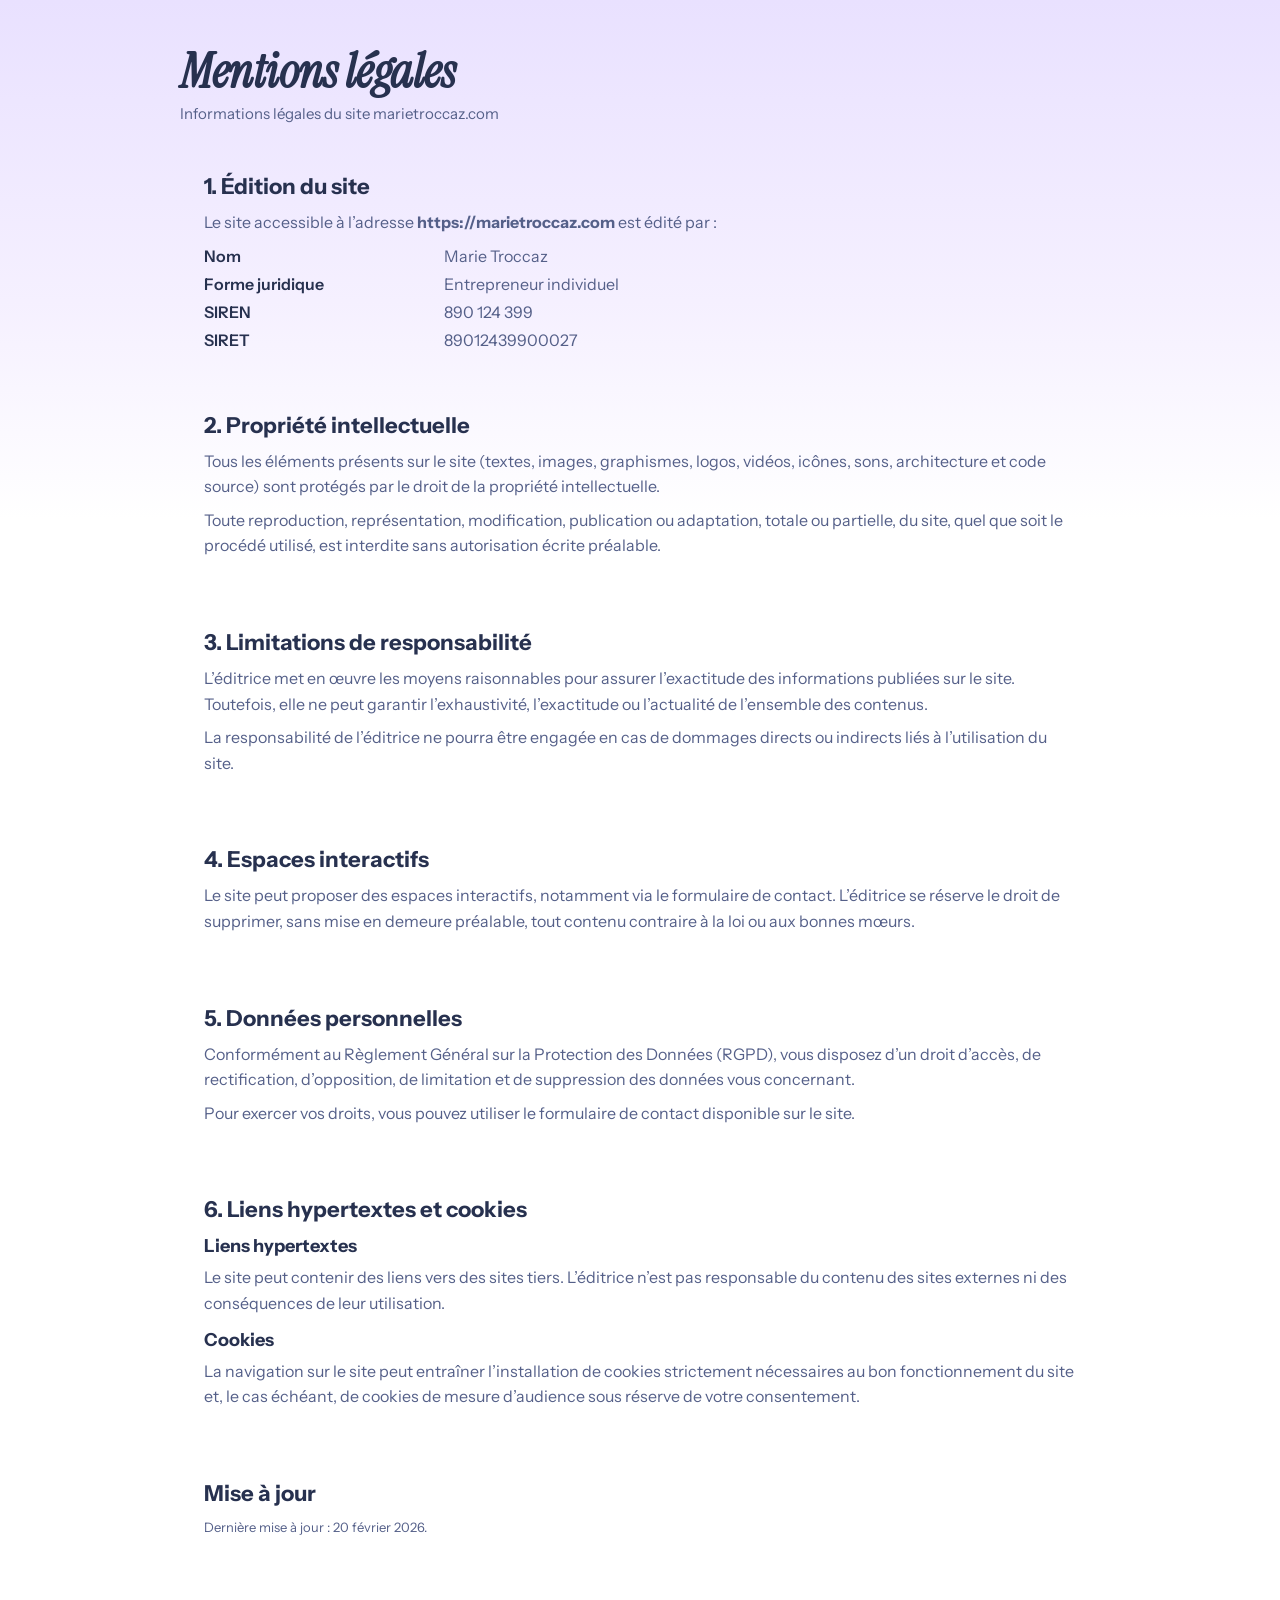
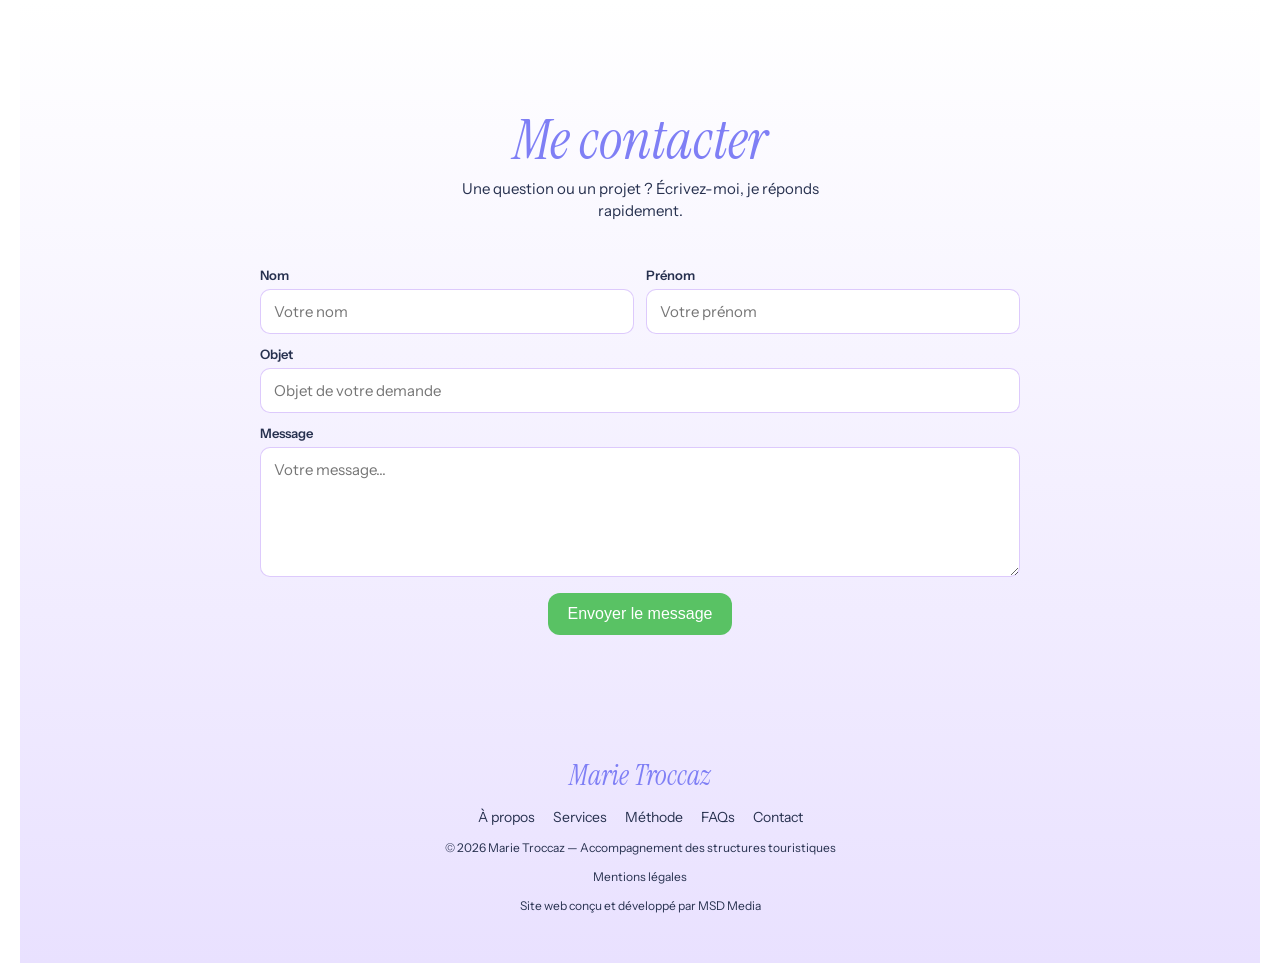
<file: terms/mentions.html>
<!doctype html>
<html lang="fr">
<head>
  <meta charset="utf-8" />
  <meta name="viewport" content="width=device-width,initial-scale=1" />
  <title>Mentions légales — Marie Troccaz</title>
  <meta name="description" content="Mentions légales du site marietroccaz.com.">
  <link rel="icon" type="image/x-icon" href="../assets/img/favicon.ico" />
  <link rel="stylesheet" href="../assets/css/style.css" />
  <style>
    .legal-page {
      min-height: 100vh;
      padding: 48px 20px 0;
      background:
        linear-gradient(180deg, #e9e1ff 0%, #f5f0ff 58%, rgba(255, 255, 255, 0) 100%) top / 100% 520px no-repeat,
        var(--bg);
      color: var(--ink);
    }

    .legal-wrap {
      width: 100%;
      max-width: 920px;
      margin: 0 auto;
    }

    .legal-header {
      display: flex;
      align-items: center;
      margin-bottom: 26px;
    }

    .legal-title {
      margin: 0;
      font-family: "Instrument Serif", serif;
      font-size: clamp(34px, 5vw, 48px);
      font-style: italic;
      line-height: 1;
      letter-spacing: -0.01em;
    }

    .legal-sub {
      margin-top: 8px;
      color: var(--ink-soft);
      font-size: 15px;
    }

    .legal-card {
      border-radius: 16px;
      padding: 24px;
      margin-bottom: 14px;
    }

    .legal-card h2 {
      margin: 0 0 10px;
      font-size: 22px;
      color: var(--ink);
    }

    .legal-card h3 {
      margin: 12px 0 8px;
      font-size: 18px;
      color: var(--ink);
    }

    .legal-card p {
      margin: 8px 0;
      color: var(--ink-soft);
      line-height: 1.6;
    }

    .legal-card a {
      color: var(--ink);
      text-decoration: underline;
      text-underline-offset: 3px;
    }

    .legal-list {
      display: grid;
      grid-template-columns: 220px 1fr;
      gap: 8px 20px;
      margin-top: 10px;
    }

    .legal-list dt {
      font-weight: 600;
      color: var(--ink);
    }

    .legal-list dd {
      margin: 0;
      color: var(--ink-soft);
    }

    .legal-note {
      font-size: 13px;
      color: var(--ink-soft);
    }

    .legal-footer-wrap {
      margin-top: 32px;
    }

    @media (max-width: 700px) {
      .legal-page {
        padding: 28px 16px 0;
      }

      .legal-list {
        grid-template-columns: 1fr;
      }
    }
  </style>
</head>
<body class="legal-page">
  <main class="legal-wrap">
    <header class="legal-header">
      <div>
        <h1 class="legal-title">Mentions légales</h1>
        <p class="legal-sub">Informations légales du site marietroccaz.com</p>
      </div>
    </header>

    <section class="legal-card" aria-labelledby="edition">
      <h2 id="edition">1. Édition du site</h2>
      <p>Le site accessible à l’adresse <strong>https://marietroccaz.com</strong> est édité par :</p>
      <dl class="legal-list">
        <dt>Nom</dt>
        <dd>Marie Troccaz</dd>
        <dt>Forme juridique</dt>
        <dd>Entrepreneur individuel</dd>
        <dt>SIREN</dt>
        <dd>890 124 399</dd>
        <dt>SIRET</dt>
        <dd>89012439900027</dd>
      </dl>
    </section>

    <section class="legal-card" aria-labelledby="propriete">
      <h2 id="propriete">2. Propriété intellectuelle</h2>
      <p>Tous les éléments présents sur le site (textes, images, graphismes, logos, vidéos, icônes, sons, architecture et code source) sont protégés par le droit de la propriété intellectuelle.</p>
      <p>Toute reproduction, représentation, modification, publication ou adaptation, totale ou partielle, du site, quel que soit le procédé utilisé, est interdite sans autorisation écrite préalable.</p>
    </section>

    <section class="legal-card" aria-labelledby="responsabilite">
      <h2 id="responsabilite">3. Limitations de responsabilité</h2>
      <p>L’éditrice met en œuvre les moyens raisonnables pour assurer l’exactitude des informations publiées sur le site. Toutefois, elle ne peut garantir l’exhaustivité, l’exactitude ou l’actualité de l’ensemble des contenus.</p>
      <p>La responsabilité de l’éditrice ne pourra être engagée en cas de dommages directs ou indirects liés à l’utilisation du site.</p>
    </section>

    <section class="legal-card" aria-labelledby="espaces">
      <h2 id="espaces">4. Espaces interactifs</h2>
      <p>Le site peut proposer des espaces interactifs, notamment via le formulaire de contact. L’éditrice se réserve le droit de supprimer, sans mise en demeure préalable, tout contenu contraire à la loi ou aux bonnes mœurs.</p>
    </section>

    <section class="legal-card" aria-labelledby="donnees">
      <h2 id="donnees">5. Données personnelles</h2>
      <p>Conformément au Règlement Général sur la Protection des Données (RGPD), vous disposez d’un droit d’accès, de rectification, d’opposition, de limitation et de suppression des données vous concernant.</p>
      <p>Pour exercer vos droits, vous pouvez utiliser le formulaire de contact disponible sur le site.</p>
    </section>

    <section class="legal-card" aria-labelledby="liens">
      <h2 id="liens">6. Liens hypertextes et cookies</h2>
      <h3>Liens hypertextes</h3>
      <p>Le site peut contenir des liens vers des sites tiers. L’éditrice n’est pas responsable du contenu des sites externes ni des conséquences de leur utilisation.</p>
      <h3>Cookies</h3>
      <p>La navigation sur le site peut entraîner l’installation de cookies strictement nécessaires au bon fonctionnement du site et, le cas échéant, de cookies de mesure d’audience sous réserve de votre consentement.</p>
    </section>

    <section class="legal-card" aria-labelledby="maj">
      <h2 id="maj">Mise à jour</h2>
      <p class="legal-note">Dernière mise à jour : 20 février 2026.</p>
    </section>
  </main>

  <div class="legal-footer-wrap">
    <footer class="footer-main" id="contact" aria-label="Contact et pied de page">
      <div class="footer-main__inner">
        <div class="footer-main__intro">
          <h2>Me contacter</h2>
          <p>Une question ou un projet ? Écrivez-moi, je réponds rapidement.</p>
        </div>
        <form class="contact-form" action="#" method="post" aria-label="Formulaire de contact">
          <div class="contact-form__row">
            <div class="contact-form__field">
              <label for="contact-lastname">Nom</label>
              <input id="contact-lastname" name="lastname" type="text" autocomplete="family-name" placeholder="Votre nom" required />
            </div>
            <div class="contact-form__field">
              <label for="contact-firstname">Prénom</label>
              <input id="contact-firstname" name="firstname" type="text" autocomplete="given-name" placeholder="Votre prénom" required />
            </div>
          </div>
          <div class="contact-form__field">
            <label for="contact-subject">Objet</label>
            <input id="contact-subject" name="subject" type="text" placeholder="Objet de votre demande" required />
          </div>
          <div class="contact-form__field">
            <label for="contact-message">Message</label>
            <textarea id="contact-message" name="message" rows="5" placeholder="Votre message..." required></textarea>
          </div>
          <button class="btn btn--soft contact-form__submit" type="submit">Envoyer le message</button>
        </form>
        <div class="footer-main__meta">
          <div class="footer-main__brand">Marie Troccaz</div>
          <nav class="footer-main__links" aria-label="Liens du footer">
            <a href="../index.html#about">À propos</a>
            <a href="../index.html#services">Services</a>
            <a href="../index.html#methode">Méthode</a>
            <a href="../index.html#faq">FAQs</a>
            <a href="../index.html#contact">Contact</a>
          </nav>
          <p class="footer-main__note">© 2026 Marie Troccaz — Accompagnement des structures touristiques</p>
          <p class="footer-main__note"><a href="mentions.html" aria-current="page">Mentions légales</a></p>
          <p class="footer-main__note">
            Site web conçu et développé par
            <a href="https://msd-media.com" target="_blank" rel="noopener noreferrer">MSD Media</a>
          </p>
        </div>
      </div>
    </footer>
  </div>
</body>
</html>
</file>
<file: assets/css/style.css>
@import url("https://fonts.googleapis.com/css2?family=Caveat:wght@500;600&family=Instrument+Sans:wght@400;500;600&family=Instrument+Serif:ital@0;1&family=Inter:wght@400;500;600;700&display=swap");

:root {
  --bg: #fff;
  --card: #ffee8c;
  --ink: #27314f;
  --ink-soft: #556089;
  --sage: #59c264;
  --sage-dark: #7ecf97;
  --sun-gold: #ffee8c;
  --sun-orange: #ffee8c;
  --sun-red: #ffee8c;
  --sun-violet: #8f5bab;
  --lavender: #d3d3ff;
  --violet: #7f7ff5;
  --rose: #e6cee8;
  --beige: #d8cfbe;
  --camel: #a8825d;
  --cacao: #5a2d1b;
  --paper: #fffdf2;
  --section-space: 6rem;
  --section-space-mobile: 4.5rem;
}

* {
  box-sizing: border-box;
  margin: 0;
  padding: 0;
}

body {
  font-family: "Instrument Sans", sans-serif;
  background: var(--bg);
  color: var(--ink);
}

.page {
  min-height: 100vh;
  background:
    linear-gradient(180deg, #e9e1ff 0%, #f5f0ff 58%, rgba(255, 255, 255, 0) 100%) top / 100% 760px no-repeat,
    var(--bg);
}

.topbar {
  max-width: 1300px;
  margin: 0 auto;
  padding: 14px 24px;
  display: flex;
  align-items: center;
  justify-content: space-between;
  gap: 20px;
}

.brand {
  display: flex;
  align-items: center;
  gap: 10px;
}

.brand__text {
  font-family: "Instrument Serif", serif;
  font-size: 28px;
  line-height: 1;
  font-style: italic;
  letter-spacing: -0.01em;
}

.brand__logo {
  display: block;
  height: 60px;
  width: auto;
}

.topnav {
  display: flex;
  gap: 34px;
}

.topnav a {
  text-decoration: none;
  color: var(--ink);
  font-size: 16px;
}

.topactions {
  display: flex;
  align-items: center;
  gap: 12px;
}

.topactions__linkedin {
  position: relative;
  display: inline-flex;
  align-items: center;
  justify-content: center;
  line-height: 0;
  text-decoration: none;
}

.topactions__linkedin img {
  width: 50px;
  height: 50px;
  display: block;
}

.topactions__linkedin::after {
  content: "";
  position: absolute;
  top: 0px;
  right: 0px;
  width: 12px;
  height: 12px;
  border-radius: 50%;
  background: #22c55e;
}

.burger {
  display: none;
  width: 42px;
  height: 42px;
  border: none;
  background: transparent;
  padding: 0;
  align-items: center;
  justify-content: center;
  flex-direction: column;
  gap: 8px;
  cursor: pointer;
}

.burger span {
  display: block;
  width: 24px;
  height: 2px;
  background: var(--ink);
  transition: transform 0.26s ease, opacity 0.2s ease;
}

.burger.is-open span:first-child {
  transform: translateY(5px) rotate(45deg);
}

.burger.is-open span:last-child {
  transform: translateY(-5px) rotate(-45deg);
}

.mobile-menu {
  max-width: 1300px;
  margin: 0 auto;
  overflow: hidden;
  max-height: 0;
  opacity: 0;
  transform: translateY(-10px);
  transition: max-height 0.35s ease, opacity 0.3s ease, transform 0.3s ease;
}

.mobile-menu.is-open {
  max-height: calc(100vh - 72px);
  overflow-y: auto;
  opacity: 1;
  transform: translateY(0);
}

.mobile-menu__nav {
  display: grid;
  gap: 4px;
  padding: 0 24px 10px;
}

.mobile-menu__nav a {
  text-decoration: none;
  color: var(--ink);
  font-size: 17px;
  padding: 10px 0;
  border-bottom: 1px solid rgba(37, 33, 28, 0.09);
}

.mobile-menu__actions {
  display: flex;
  gap: 10px;
  padding: 4px 24px 16px;
}

.btn {
  display: inline-flex;
  align-items: center;
  justify-content: center;
  text-decoration: none;
  border-radius: 12px;
  padding: 12px 20px;
  font-size: 16px;
  border: none;
  box-shadow: none;
  transition: all 0.24s ease;
  outline: none;
}

.btn--soft {
  background: var(--sage);
  color: #ffffff;
  outline: none;
}

.btn--dark {
  background: var(--violet);
  color: var(--paper);
}

.hero {
  position: relative;
  overflow: hidden;
  text-align: center;
  max-width: 1200px;
  margin: 0 auto;
  padding: 80px 20px 120px;
}




.hero > * {
  position: relative;
  z-index: 1;
}

.hero__eyebrow {
  letter-spacing: 0.28em;
  font-size: 12px;
  font-weight: 600;
  margin-bottom: 30px;
}

.hero__title {
  font-family: "Instrument Serif", serif;
  font-size: clamp(42px, 6.4vw, 72px);
  font-weight: 400;
  line-height: 0.95;
  letter-spacing: -0.015em;
  font-style: italic;
  margin-bottom: 30px;
}

.hero__line-static,
.hero__line-dynamic-wrap {
  display: block;
}

.hero__line-static {
  font-family: "Sentient", "Instrument Serif", serif;
  color: #2b2522;
}

.hero__line-dynamic {
  display: inline-block;
  min-height: 1.15em;
  margin-top: 0.08em;
  font-family: "Caveat", cursive;
  font-size: 0.92em;
  font-style: normal;
  color: var(--ink);
  letter-spacing: 0.01em;
  border-right: 2px solid rgba(211, 211, 255, 0.78);
  padding-right: 0.08em;
  animation: blink-caret 0.9s steps(1) infinite;
}

@keyframes blink-caret {
  0%, 49% {
    border-right-color: rgba(211, 211, 255, 0.78);
  }
  50%, 100% {
    border-right-color: transparent;
  }
}

@media (prefers-reduced-motion: reduce) {
  .hero__line-dynamic {
    animation: none;
    border-right: none;
  }
}

.hero__subtitle {
  font-size: clamp(16px, 1.6vw, 17px);
  color: var(--ink-soft);
  line-height: 1.35;
  margin-bottom: 36px;
}

.hero__actions {
  display: flex;
  justify-content: center;
  gap: 14px;
  margin-bottom: 42px;
}

.btn--hero {
  min-width: 180px;
}

.hero .btn--soft {
  background: var(--sage);
  color: #ffffff;
}

.social-proof {
  display: grid;
  place-items: center;
  gap: 14px;
    margin-bottom: 1.5rem;
}

.avatars {
  display: flex;
  align-items: center;
  padding-left: 8px;
}

.avatars img {
  width: 36px;
  height: 36px;
  object-fit: cover;
  border-radius: 50%;
  margin-left: -10px;
}

.avatars img:first-child {
  margin-left: 0;
}

.rating {
  font-size: 16px;
  color: var(--ink-soft);
}

.rating__star {
  color: var(--card);
  text-shadow: 0 1px 0 rgba(90, 45, 27, 0.25);
}

.marquee {
  width: 100%;
  overflow: hidden;
  margin-top: -5rem;
  padding: 34px 0 0;
}

.trust-logos {
  padding: 6px 0 12px;
}

.trust-logos__inner {
  max-width: 1200px;
  margin: 0 auto;
  padding: 0 20px;
}

.trust-logos__inner .tag {
  margin: 0 auto 18px;
}

.trust-logos__carousel {
  position: relative;
  overflow: hidden;
}

.trust-logos__carousel::before,
.trust-logos__carousel::after {
  content: "";
  position: absolute;
  top: 0;
  bottom: 0;
  width: clamp(24px, 5vw, 80px);
  z-index: 2;
  pointer-events: none;
}

.trust-logos__carousel::before {
  left: 0;
  background: linear-gradient(to right, var(--bg) 0%, rgba(255, 255, 255, 0) 100%);
}

.trust-logos__carousel::after {
  right: 0;
  background: linear-gradient(to left, var(--bg) 0%, rgba(255, 255, 255, 0) 100%);
}

.trust-logos__track {
  display: flex;
  gap: 12px;
  width: max-content;
  animation: logos-scroll 36s linear infinite;
}

.trust-logos__item {
  display: inline-flex;
  align-items: center;
  justify-content: center;
  width: 178px;
  height: 74px;
  padding: 10px 14px;
  border-radius: 14px;
  border: 1px solid rgba(37, 33, 28, 0.12);
  background: rgba(255, 255, 255, 0.78);
}

.trust-logos__img {
  max-width: 100%;
  max-height: 100%;
  width: auto;
  height: auto;
  object-fit: contain;
}

.trust-logos__fallback {
  display: none;
  color: #3e372d;
  font-size: 12px;
  font-weight: 700;
  letter-spacing: 0.03em;
  text-transform: uppercase;
  text-align: center;
  line-height: 1.25;
}

.trust-logos--reviews {
  margin-top: 26px;
}

.trust-logos--reviews .trust-logos__item {
  width: 230px;
  height: 96px;
  padding: 8px 10px;
  border: none;
  border-radius: 0;
  background: transparent;
}

.trust-logos--reviews .trust-logos__img {
  max-height: 84px;
}

.trust-logos--reviews .trust-logos__track {
  animation-direction: reverse;
}

@keyframes logos-scroll {
  from {
    transform: translateX(0);
  }
  to {
    transform: translateX(calc(-50% - 6px));
  }
}

.marquee__track {
  display: flex;
  width: max-content;
  gap: 18px;
  animation: slide 80s linear infinite;
}

.marquee__track img {
  width: 320px;
  height: 280px;
  aspect-ratio: 8 / 7;
  object-fit: cover;
  flex-shrink: 0;
  border-radius: 10px;
  display: block;
}

@keyframes slide {
  from {
    transform: translateX(0);
  }
  to {
    transform: translateX(calc(-50% - 9px));
  }
}


@media (max-width: 1100px) {
  .topbar {
    flex-wrap: wrap;
    justify-content: center;
  }

  .hero {
    padding-top: 40px;
  }
}

@media (max-width: 760px) {
  .topbar {
    padding: 14px 16px;
    justify-content: space-between;
  }

  .topnav,
  .topactions {
    display: none;
  }

  .burger {
    display: inline-flex;
  }

  .brand__text {
    font-size: 24px;
  }

  .brand__logo {
    height: 48px;
  }

  .mobile-menu__actions {
    flex-direction: column;
  }

  .hero__subtitle br {
    display: none;
  }

  .hero__actions {
    flex-direction: column;
    align-items: center;
  }

  .btn--hero {
    width: min(92vw, 320px);
  }

  .marquee__track img {
    width: 240px;
    height: 170px;
    aspect-ratio: 24 / 17;
  }

  .trust-logos__inner {
    padding: 0 16px;
  }

  .trust-logos__item {
    width: 154px;
    height: 68px;
    padding: 8px 12px;
  }

  .trust-logos--reviews .trust-logos__item {
    width: 190px;
    height: 84px;
    padding: 6px 8px;
  }

  .trust-logos--reviews .trust-logos__img {
    max-height: 72px;
  }
}

.about-story {
  margin-top: 36px;
  padding-top: 7rem;
  overflow: hidden;
}

.about-story__content {
  max-width: 1300px;
  margin: 0 auto;
  padding: 24px 46px;
  display: grid;
  grid-template-columns: 1.05fr 0.95fr;
  gap: clamp(20px, 4vw, 56px);
  align-items: center;
}


.about-story__text h2 {
  font-family: "Instrument Serif", serif;
  font-style: italic;
  font-weight: 400;
  color: #23342a;
  letter-spacing: -0.01em;
  line-height: 0.98;
  font-size: clamp(36px, 4.4vw, 68px);
  margin-bottom: 18px;
  max-width: 20ch;
}

.about-story__text h2 .word-violet {
  color: var(--violet);
}

.about-story__text p {
  color: #4b4b4b;
  font-size: clamp(15px, 1.2vw, 20px);
  line-height: 1.5;
  max-width: 64ch;
  margin-bottom: 18px;
}

.about-story__more {
  max-height: 0;
  opacity: 0;
  overflow: hidden;
  transform: translateY(-6px);
  transition: max-height 420ms ease, opacity 320ms ease, transform 320ms ease;
}

.about-story__more.is-open {
  opacity: 1;
  transform: translateY(0);
}

.about-story__toggle {
  border: none;
  background: transparent;
  color: var(--violet);
  font-size: 16px;
  font-weight: 600;
  cursor: pointer;
  padding: 0;
  margin: 2px 0 12px;
  text-decoration: underline;
  text-underline-offset: 3px;
}

.about-story__actions {
  margin-top: 10px;
}

.about-story__visual {
  position: relative;
  min-height: clamp(420px, 58vw, 840px);
}

.about-story__main-photo {
  width: min(80%, 420px);
  height: clamp(340px, 46vw, 520px);
  object-fit: cover;
  display: block;
  margin-left: auto;
  box-shadow: 0 26px 42px rgba(22, 18, 15, 0.18);
  transform: rotate(-4deg);
  border-radius: 10px;
}

.about-story__side-photo {
  position: absolute;
  right: -2%;
  bottom: 20%;
  width: min(50%, 350px);
  height: clamp(220px, 28vw, 390px);
  object-fit: cover;
  box-shadow: 0 22px 34px rgba(22, 18, 15, 0.14);
  transform: rotate(8deg);
  border-radius: 10px;
}

@media (max-width: 980px) {
  .about-story__content {
    grid-template-columns: 1fr;
  }

  .about-story__text h2 {
    max-width: 100%;
  }

  .about-story__visual {
    width: min(760px, 100%);
    margin: 0 auto;
    min-height: 520px;
  }

  .about-story__main-photo {
    margin: 0 auto;
    width: min(82%, 440px);
    transform: rotate(-2.5deg);
  }

  .about-story__side-photo {
    right: 4%;
    width: min(40%, 220px);
  }

}

@media (max-width: 640px) {
  .about-story__content {
    padding: 22px 16px 34px;
  }

  .about-story__main-photo {
    width: 100%;
    height: 450px;
    transform: none;
    box-shadow: none;
  }

  .about-story__side-photo {
    display: none;
  }
}

.quote-focus {
  padding: 6rem 20px;
  text-align: center;
}

.quote-focus__card {
  position: relative;
  max-width: 1080px;
  margin: 0 auto;
  padding: clamp(22px, 4vw, 38px);
  border-radius: 16px;
  isolation: isolate;
}

.quote-focus__card::before {
  content: "“";
  position: absolute;
  left: clamp(10px, 2vw, 22px);
  top: clamp(-26px, -2vw, -12px);
  font-family: "Instrument Serif", serif;
  font-size: clamp(120px, 18vw, 320px);
  line-height: 0.8;
  color: rgba(127, 127, 245, 0.24);
  z-index: -1;
  pointer-events: none;
}

.quote-focus__text {
  margin: 0;
  font-family: "Instrument Serif", serif;
  font-style: italic;
  font-weight: 400;
  font-size: clamp(28px, 3.2vw, 36px);
  line-height: 1.2;
  color: #2d2723;
  text-wrap: balance;
}

.quote-focus__author {
  display: inline-block;
  margin-top: 14px;
  font-size: 14px;
  font-weight: 600;
  letter-spacing: 0.06em;
  text-transform: uppercase;
  color: var(--violet);
}

@media (max-width: 640px) {
  .quote-focus {
    padding: 6rem 16px;
  }

  .quote-focus__card {
    padding: 18px 14px 16px;
  }
}

.parcours-band {
  margin-top: -3.5rem;
  margin-bottom: 7rem;
  padding: 12px 20px;
}

.parcours-band__inner {
  max-width: 1180px;
  margin: 0 auto;
  display: grid;
  grid-template-columns: repeat(3, minmax(0, 1fr));
  gap: 0;
  background: rgba(255, 255, 255, 0.45);
  border: 1px solid rgba(37, 33, 28, 0.1);
  border-radius: 20px;
  overflow: hidden;
}

.parcours-item {
  min-height: 210px;
  padding: 30px 28px 26px;
  background: transparent;
  display: flex;
  flex-direction: column;
  justify-content: flex-start;
}

.parcours-item + .parcours-item {
  border-left: 1px solid rgba(37, 33, 28, 0.1);
}

.parcours-item__num {
  margin: 0 0 14px;
  font-family: "Instrument Serif", serif;
  font-size: clamp(32px, 2.9vw, 48px);
  line-height: 1;
  font-style: italic;
  color: #1f9f57;
  letter-spacing: -0.02em;
}

.parcours-item__text {
  margin: 0;
  font-size: 16px;
  line-height: 1.58;
  color: #453d32;
}

@media (max-width: 980px) {
  .parcours-band__inner {
    grid-template-columns: 1fr;
  }

  .parcours-item + .parcours-item {
    border-left: 0;
    border-top: 1px solid rgba(37, 33, 28, 0.1);
  }
}

@media (max-width: 640px) {
  .parcours-band {
    margin-top: -2rem;
    margin-bottom: 5rem;
    padding: 10px 16px;
  }

  .parcours-item {
    min-height: 0;
  }
}

.scroll-writing {
  width: 100%;
  min-height: 100svh;
  display: flex;
  align-items: center;
  justify-content: center;
  padding: 20px;
  text-align: center;
  display: none;
}

.scroll-writing__text {
  margin: 0;
  min-height: 1.4em;
  font-family: "Caveat", cursive;
  font-size: clamp(44px, 7vw, 92px);
  line-height: 1;
  color: var(--ink);
  letter-spacing: 0.01em;
  display: inline-block;
  padding-right: 0.08em;
  border-right: 2px solid rgba(211, 211, 255, 0.85);
  animation: typing-caret 0.85s steps(1) infinite;
}

@keyframes typing-caret {
  0%, 49% { border-right-color: rgba(211, 211, 255, 0.85); }
  50%, 100% { border-right-color: transparent; }
}


.services {
  padding: 7.5rem 20px 90px;
}

.services__inner {
  max-width: 1200px;
  margin: 0 auto;
}

.services h2 {
  font-family: "Instrument Serif", serif;
  font-size: clamp(32px, 4.4vw, 60px);
  line-height: 0.96;
  font-weight: 400;
  text-align: center;
  font-style: italic;
  color: #2b2522;
  margin-bottom: 4rem;
  max-width: 30ch;
  margin-left: auto;
  margin-right: auto;
}

.services__intro {
  margin: -2.6rem auto 2.4rem;
  max-width: 62ch;
  text-align: center;
  color: #534a3f;
  font-size: 16px;
  line-height: 1.5;
}

.services__tag {
  display: table;
  margin: 0 auto 2.2rem;
  padding: 10px 22px;
  background: #47b572;
  color: #f4fff8;
  border-radius: 999px;
  font-family: "Inter", "Instrument Sans", sans-serif;
  font-size: 14px;
  letter-spacing: -0.01em;
  text-transform: uppercase;
  font-weight: 600;
  margin-bottom: 4rem;
}

.services__stack {
  display: grid;
  gap: 64px;
}

.service-panel {
  display: flex;
  align-items: center;
  gap: clamp(20px, 3vw, 38px);
  padding-bottom: 14px;
}

.service-panel--reverse {
  flex-direction: row-reverse;
}

.service-panel__media {
  flex: 0 0 43%;
  display: flex;
  align-items: center;
  height: 360px;
  min-height: 360px;
  max-height: 360px;
}

.service-panel__media img {
  width: 100%;
  height: 100% !important;
  display: block;
  object-fit: cover;
  border-radius: 14px;
  transform: rotate(-1.5deg);
  transform-origin: center;
}

.service-panel--reverse .service-panel__media img {
  transform: rotate(1.5deg);
  margin: auto 0;
}

.service-panel__content {
  flex: 1;
  display: flex;
  flex-direction: column;
  gap: 10px;
  padding: clamp(24px, 3.6vw, 46px);
}

.service-panel__audience {
  margin: 0 0 12px;
  font-family: "Inter", "Instrument Sans", sans-serif;
  font-size: 13px;
  letter-spacing: 0.08em;
  text-transform: uppercase;
  color: #47b572;
  font-weight: 600;
}

.service-panel h3 {
  margin: 0 0 14px;
  font-family: "Instrument Serif", serif;
  font-size: clamp(30px, 3.2vw, 50px);
  line-height: 0.98;
  font-style: italic;
  font-weight: 400;
  color: #26211b;
}

.service-panel__text {
  margin: 0;
  color: #3f382f;
  line-height: 1.55;
  font-size: 17px;
}

.service-panel .btn {
  margin-top: 16px;
  width: fit-content;
}

@media (max-width: 980px) {
  .service-panel,
  .service-panel--reverse {
    flex-direction: column;
  }

  .services__stack {
    gap: 28px;
  }

  .service-panel__media {
    width: 100%;
    height: 280px;
    min-height: 280px;
    max-height: 280px;
  }

  .service-panel__media img {
    height: 100% !important;
    transform: none;
  }

  .service-panel--reverse .service-panel__media img {
    transform: none;
    height: 100% !important;
    margin-bottom: 0;
  }

  .service-panel {
    padding-bottom: 0;
  }
}

@media (max-width: 760px) {
  .services {
    padding: 5.5rem 16px 60px;
  }

  .services__intro {
    margin-top: -1.8rem;
  }

  .service-panel__content {
    padding: 20px 16px 20px;
  }
}

.method-section {
  padding: 60px 20px 90px;
}

.method-section__inner {
  max-width: 1120px;
  margin: 0 auto;
}

.tag{
display: table;
  padding: 10px 20px;
  border-radius: 999px;
  background: #47b572;
  color: #f4fff8;
  font-family: "Inter", "Instrument Sans", sans-serif;
  font-size: 13px;
  font-weight: 600;
  letter-spacing: -0.01em;
  text-transform: uppercase;
    margin-bottom: 2rem;
  
}

.method-section__tag {
  display: table;
  margin: 0 auto 14px;
  padding: 10px 20px;
  border-radius: 999px;
  background: #47b572;
  color: #f4fff8;
  font-family: "Inter", "Instrument Sans", sans-serif;
  font-size: 13px;
  font-weight: 600;
  letter-spacing: -0.01em;
  text-transform: uppercase;
  margin-bottom: 2rem;
}

.method-section h2 {
  margin: 0 auto;
  max-width: 24ch;
  text-align: center;
  font-family: "Instrument Serif", serif;
  font-size: clamp(34px, 4.8vw, 66px);
  line-height: 0.95;
  font-style: italic;
  font-weight: 400;
  color: #29231e;
}

.method-section__intro {
  margin: 18px auto 44px;
  max-width: 62ch;
  text-align: center;
  color: #50473c;
  line-height: 1.5;
}

.method-timeline {
  position: relative;
  max-width: 980px;
  margin: 0 auto;
  padding: 8px 0 8px;
}

.method-section__cta {
  margin: 26px 0 0;
  text-align: center;
}


.method-timeline__line {
  position: absolute;
  top: 0;
  bottom: 0;
  left: 50%;
  width: 2px;
  transform: translateX(-50%);
  background: rgba(211, 211, 255, 0.2);
}

.method-timeline__line-progress {
  display: block;
  width: 100%;
  height: 100%;
  background: linear-gradient(to bottom, #8f5bab 0%, #adebb3 100%);
  transform-origin: top center;
  transform: scaleY(0);
}

.method-step {
  position: relative;
  width: calc(50% - 42px);
  padding: 18px 20px;
  margin-bottom: 14px;
  background: rgba(255, 255, 255, 0.45);
  border: 1px solid rgba(38, 33, 27, 0.08);
  border-radius: 12px;
}

.method-step:nth-of-type(odd) {
  margin-right: auto;
  transform: rotate(-1.2deg);
}

.method-step:nth-of-type(even) {
  margin-left: auto;
  transform: rotate(1.2deg);
}

.method-step__num {
  margin: 0 0 8px;
  font-family: "Inter", "Instrument Sans", sans-serif;
  font-size: clamp(28px, 3.2vw, 44px);
  font-weight: 400;
  letter-spacing: -0.02em;
  line-height: 1;
  color: var(--violet);
}

.method-step__media {
  width: 100%;
  height: 220px;
  object-fit: cover;
  display: block;
  border-radius: 10px;
  margin: 12px 0 0;
}

.method-step h3 {
  margin: 0 0 8px;
  font-family: "Instrument Serif", serif;
  font-size: clamp(24px, 2.2vw, 34px);
  line-height: 0.95;
  font-style: italic;
  font-weight: 400;
  color: #2c261f;
}

.method-step p {
  margin: 0;
  color: #4a4136;
  line-height: 1.45;
}

@media (max-width: 900px) {
  .method-section {
    padding: 36px 16px 70px;
  }

  .method-timeline {
    padding-left: 0;
  }

  .method-timeline__line {
    display: none;
  }

  .method-step,
  .method-step:nth-of-type(odd),
  .method-step:nth-of-type(even) {
    width: 100%;
    margin: 0 0 12px;
    transform: none !important;
  }

}

.reviews-section {
  padding: 6rem 0;
}

.reviews-section__inner {
  max-width: 1200px;
  margin: 0 auto;
}

.reviews-section h2 {
  margin: 0 auto 26px;
  max-width: 24ch;
  text-align: center;
  font-family: "Instrument Serif", serif;
  font-size: clamp(32px, 4.4vw, 60px);
  line-height: 0.96;
  font-style: italic;
  font-weight: 400;
  color: #2b2522;
}

.reviews-carousel {
  position: relative;
  overflow: hidden;
  margin-top: 3rem;
}

.reviews-carousel::before,
.reviews-carousel::after {
  content: "";
  position: absolute;
  top: 0;
  bottom: 0;
  width: clamp(28px, 6vw, 92px);
  z-index: 3;
  pointer-events: none;
}

.reviews-carousel::before {
  left: 0;
  background: linear-gradient(to right, var(--bg) 0%, rgba(255, 255, 227, 0) 100%);
}

.reviews-carousel::after {
  right: 0;
  background: linear-gradient(to left, var(--bg) 0%, rgba(255, 255, 227, 0) 100%);
}

.reviews-carousel__track {
  display: flex;
  gap: 16px;
  width: max-content;
  animation: reviews-scroll 42s linear infinite;
}

.review-card {
  --review-card-bg: rgba(255, 255, 255, 0.72);
  width: min(76vw, 360px);
  background: var(--review-card-bg);
  border: 1px solid rgba(37, 33, 28, 0.1);
  border-radius: 14px;
  padding: 18px 18px 16px;
  min-height: 230px;
  display: flex;
  flex-direction: column;
  justify-content: space-between;
}

.review-card__text {
  margin: 0;
  color: #3f382f;
  line-height: 1.5;
  font-size: 16px;
}

.review-card__full[hidden] {
  display: none;
}

.review-card__toggle {
  margin-top: 10px;
  align-self: flex-start;
  border: none;
  background: transparent;
  color: var(--violet);
  font-size: 14px;
  font-weight: 600;
  cursor: pointer;
  padding: 0;
  text-decoration: underline;
  text-underline-offset: 3px;
}

.review-card__footer {
  margin-top: 14px;
  display: flex;
  align-items: center;
  gap: 10px;
}

.review-card__avatar {
  width: 40px;
  height: 40px;
  border-radius: 50%;
  display: inline-grid;
  place-items: center;
  background: var(--review-card-bg);
  color: #2f2821;
  font-size: 12px;
  font-weight: 700;
  letter-spacing: 0.04em;
  text-transform: uppercase;
  border: 1px solid rgba(47, 40, 33, 0.14);
  flex-shrink: 0;
}

.review-card__author {
  margin: 0;
}

.review-card__name {
  margin: 0;
  font-family: "Instrument Serif", serif;
  font-size: 17px;
  line-height: 1;
  font-style: italic;
  color: #2f2821;
  font-weight: 400;
}

.review-card__role {
  margin: 2px 0 0;
  font-size: 12px;
  color: #5b5348;
}

@keyframes reviews-scroll {
  from {
    transform: translateX(0);
  }
  to {
    transform: translateX(calc(-50% - 8px));
  }
}

@media (prefers-reduced-motion: reduce) {
  .reviews-carousel__track {
    animation: none;
  }
}

.faq-section {
  padding: 64px 20px 90px;
}

.faq-section__inner {
  max-width: 780px;
  margin: 0 auto;
}

.faq-section h2 {
  font-family: "Instrument Serif", serif;
  font-size: clamp(32px, 4.4vw, 60px);
  line-height: 0.96;
  font-weight: 400;
  text-align: center;
  font-style: italic;
  color: #2b2522;
  max-width: 30ch;
  margin-left: auto;
  margin-right: auto;
}

.faq-section__subtitle {
  margin: 30px 0 30px;
  text-align: center;
  font-size: 16px;
  color: #343129;
}

.faq-card {
  border-radius: 20px;
  background: #e9e5df;
  margin-bottom: 12px;
  overflow: hidden;
}

.faq-card.is-open {
  background: #f5f0de;
}

.faq-card__q {
  width: 100%;
  border: 0;
  background: transparent;
  padding: 18px 22px;
  display: flex;
  align-items: center;
  justify-content: space-between;
  gap: 14px;
  text-align: left;
  cursor: pointer;
  color: #2a2821;
  font-size: 18px;
  line-height: 1.2;
}

.faq-card.is-open .faq-card__q {
  color: var(--ink);
}

.faq-card__icon {
  font-size: 22px;
  line-height: 1;
  min-width: 24px;
  text-align: center;
  color: inherit;
}

.faq-card__a {
  max-height: 0;
  opacity: 0;
  overflow: hidden;
  transition: max-height 0.55s cubic-bezier(0.22, 1, 0.36, 1), opacity 0.35s ease;
}

.faq-card.is-open .faq-card__a {
  opacity: 1;
}

.faq-card__a p {
  margin: 0;
  padding: 0 22px 22px;
  font-size: 16px;
  font-style: italic;
  line-height: 1.35;
  color: #3f3c34;
}

.faq-card__a ul {
  margin: 0;
  padding: 0 22px 18px 42px;
}

.faq-card__a li {
  margin-bottom: 8px;
  font-size: 16px;
  font-style: italic;
  line-height: 1.35;
  color: #3f3c34;
}

.faq-card.is-open .faq-card__a p {
  color: var(--ink);
}

.cta-band {
  padding: 50px 20px 6rem;
}

.cta-band__inner {
  max-width: 980px;
  margin: 0 auto;
  text-align: center;
  border-radius: 16px;
  padding: clamp(24px, 4vw, 48px);
}


.cta-band h2 {
  margin: 0 auto 12px;
  max-width: 24ch;
  font-family: "Instrument Serif", serif;
  font-size: clamp(32px, 4.4vw, 60px);
  line-height: 0.95;
  font-style: italic;
  font-weight: 400;
  color: #27211c;
}

.cta-band p {
  margin: 0 auto;
  max-width: 56ch;
  line-height: 1.45;
}

.cta-band .btn {
  margin-top: 18px;
}

.cta-band__photos {
  margin-top: 40px;
  display: flex;
  justify-content: center;
  align-items: center;
}

.cta-band__photos img {
  width: clamp(120px, 16vw, 190px);
  height: clamp(120px, 16vw, 280px);
  object-fit: cover;
  border-radius: 12px;
  box-shadow: 0 8px 22px rgba(24, 20, 16, 0.14);
}

.cta-band__photos img:nth-child(1) {
  transform: rotate(-11deg) translateX(12px);
}

.cta-band__photos img:nth-child(2) {
  transform: translateY(-8px);
  z-index: 2;
}

.cta-band__photos img:nth-child(3) {
  transform: rotate(11deg) translateX(-12px);
}

.footer-main {
  background: var(--bg);
  color: var(--ink);
  padding: 7rem 20px 50px;
}

.footer-main__inner {
  max-width: 1200px;
  margin: 0 auto;
  display: grid;
  grid-template-columns: 1fr;
  gap: 26px;
}

.footer-main__intro h2 {
  margin: 0 0 10px;
  font-family: "Instrument Serif", serif;
  font-size: clamp(32px, 4.4vw, 60px);
  line-height: 0.96;
  font-weight: 400;
  font-style: italic;
  color: #f4eee4;
  text-align: center;
}

.footer-main__intro p {
  margin: 0 0 18px;
  color: #d6cdbf;
  font-size: 15px;
  line-height: 1.5;
  max-width: 44ch;
  text-align: center;
  margin-left: auto;
  margin-right: auto;
}

.contact-form {
  width: min(760px, 100%);
  margin: 0 auto;
  display: grid;
  gap: 12px;
}

.contact-form__row {
  display: grid;
  grid-template-columns: repeat(2, minmax(0, 1fr));
  gap: 12px;
}

.contact-form__field {
  display: grid;
  gap: 6px;
}

.contact-form__field label {
  color: var(--ink);
  font-size: 13px;
  font-weight: 600;
}

.contact-form__field input,
.contact-form__field textarea {
  width: 100%;
  border: 1px solid rgba(211, 211, 255, 0.4);
  background: rgba(255, 255, 255, 0.9);
  color: var(--ink);
  border-radius: 10px;
  padding: 12px 13px;
  font-size: 15px;
  font-family: inherit;
  outline: none;
}

.contact-form__field textarea {
  resize: vertical;
  min-height: 130px;
}

.contact-form__field input:focus,
.contact-form__field textarea:focus {
  outline: none;
  border-color: rgba(211, 211, 255, 0.8);
}

.contact-form__submit {
  justify-self: center;
  margin-top: 4px;
  cursor: pointer;
  border: none;
  appearance: none;
  -webkit-appearance: none;
  outline: none;
  box-shadow: none;
  -webkit-tap-highlight-color: transparent;
}

.contact-form__submit:focus,
.contact-form__submit:active,
.contact-form__submit:focus-visible {
  outline: none !important;
  box-shadow: none !important;
}

.contact-form__submit::-moz-focus-inner {
  border: 0;
}

.footer-main__meta {
  display: grid;
  align-content: start;
  gap: 14px;
  padding-top: 6rem;
  text-align: center;
}

.footer-main__brand {
  font-family: "Instrument Serif", serif;
  font-size: 28px;
  font-style: italic;
  color: var(--ink);
}

.footer-main__links {
  display: flex;
  flex-wrap: wrap;
  gap: 12px 18px;
  justify-content: center;
}

.footer-main__links a {
  color: var(--ink);
  text-decoration: none;
  font-size: 14px;
}

.footer-main__note {
  color: var(--ink-soft);
  font-size: 12px;
}

.footer-main__note a {
  color: var(--ink);
  text-decoration: none;
}

/* Palette harmonisee lavande/citron/violet/rose/beige/camel/cacao */
.brand__text,
.topnav a,
.mobile-menu__nav a,
.hero__line-static,
.hero__line-dynamic,
.hero__subtitle,
.rating,
.rating__star,
.about-story__text h2,
.about-story__text p,
.parcours-item__num,
.parcours-item__text,
.services h2,
.services__intro,
.service-panel__audience,
.service-panel h3,
.service-panel__text,
.method-section h2,
.method-section__intro,
.method-step h3,
.method-step p,
.reviews-section h2,
.review-card__text,
.review-card__name,
.review-card__role,
.faq-section h2,
.faq-section__subtitle,
.faq-card__q,
.faq-card__a p,
.cta-band h2,
.cta-band p,
.footer-main__intro h2,
.footer-main__intro p {
  color: var(--ink);
}

.topnav a:hover,
.mobile-menu__nav a:hover,
.footer-main__links a:hover {
  color: var(--violet);
}

.marquee__track img,
.about-story__main-photo,
.about-story__side-photo,
.method-step__media,
.cta-band__photos img {
  border: 1px solid rgba(168, 130, 93, 0.22);
}

.hero__line-dynamic {
  color: var(--violet);
  border-right-color: rgba(141, 78, 224, 0.72);
}

.services__tag,
.method-section__tag,
.tag {
  background: var(--sage);
  color: #ffffff;
  border: 1px solid rgba(126, 207, 151, 0.95);
}

.review-card,
.faq-card {
  background: rgba(255, 253, 242, 0.84);
  border-color: rgba(168, 130, 93, 0.22);
}

.faq-card {
  border: 1px solid rgba(38, 33, 27, 0.08);
}

.parcours-item,
.method-step {
  background: rgba(126, 207, 151, 0.1);
}

.parcours-item + .parcours-item {
  border-left: 1px solid rgba(126, 207, 151, 0.55);
}

@media (max-width: 980px) {
  .parcours-item + .parcours-item {
    border-top: 1px solid rgba(126, 207, 151, 0.55);
  }
}

.faq-card.is-open {
  background: rgba(122, 47, 242, 0.14);
  border-color: rgba(122, 47, 242, 0.5);
}

.faq-card__q {
  color: var(--ink);
}

.faq-card.is-open .faq-card__q {
  color: var(--violet);
}

.faq-card__icon {
  color: var(--violet);
}

.faq-card__a p {
  color: var(--ink-soft);
}

.faq-card__a li {
  color: var(--ink-soft);
}

.faq-card.is-open .faq-card__a p {
  color: var(--ink);
}

.faq-card.is-open .faq-card__a li {
  color: var(--ink);
}

.service-panel__content {
  background: transparent;
  border: none;
  border-radius: 0;
}

.parcours-item__num,
.service-panel__audience,
.method-step__num {
  color: var(--violet);
}

.review-card {
  box-shadow: 0 10px 26px rgba(90, 45, 27, 0.08);
}

.review-card:nth-child(3n + 1) {
  --review-card-bg: rgba(211, 211, 255, 0.36);
  background: var(--review-card-bg);
}

.review-card:nth-child(3n + 2) {
  --review-card-bg: rgba(216, 207, 190, 0.44);
  background: var(--review-card-bg);
}

.review-card:nth-child(3n) {
  --review-card-bg: rgba(230, 206, 232, 0.34);
  background: var(--review-card-bg);
}

.cta-band__inner {
  background: transparent;
  border: none;
}

.footer-main {
  background: linear-gradient(180deg, #ffffff 0%, #e9e1ff 100%);
  color: var(--ink);
}

.footer-main__intro h2,
.footer-main__brand {
  color: var(--violet);
}

.footer-main__intro p,
.footer-main__links a,
.footer-main__note,
.footer-main__note a,
.contact-form__field label {
  color: var(--ink);
}

.contact-form__field input,
.contact-form__field textarea {
  background: rgba(255, 255, 255, 0.96);
  border-color: rgba(122, 47, 242, 0.25);
  color: var(--ink);
}

.contact-form__field input:focus,
.contact-form__field textarea:focus {
  border-color: rgba(122, 47, 242, 0.55);
}

.about-story,
.parcours-band,
.services,
.method-section,
.quote-focus,
.reviews-section,
.faq-section,
.cta-band {
  padding-top: var(--section-space);
  padding-bottom: var(--section-space);
}

.about-story,
.parcours-band {
  margin-top: 0;
  margin-bottom: 0;
}

.about-story {
  padding-bottom: 0;
}

.about-story + .parcours-band {
  padding-top: 0;
  padding-bottom: 6rem;
}

.quote-focus {
  padding-top: calc(var(--section-space) + 2rem);
}

@media (max-width: 640px) {
  .about-story,
  .parcours-band,
  .services,
  .method-section,
  .quote-focus,
  .reviews-section,
  .faq-section,
  .cta-band {
    padding-top: var(--section-space-mobile);
    padding-bottom: var(--section-space-mobile);
  }

  .about-story {
    padding-bottom: 0;
  }

  .about-story + .parcours-band {
    padding-top: 0;
    padding-bottom: 0;
  }

  .quote-focus {
    padding-top: calc(var(--section-space-mobile) + 1rem);
  }

  .cta-band__photos img:nth-child(1) {
    transform: rotate(-8deg) translateX(8px);
  }

  .cta-band__photos img:nth-child(3) {
    transform: rotate(8deg) translateX(-8px);
  }

  .contact-form__row {
    grid-template-columns: 1fr;
  }

  .contact-form__submit {
    justify-self: center;
  }
}
</file>
